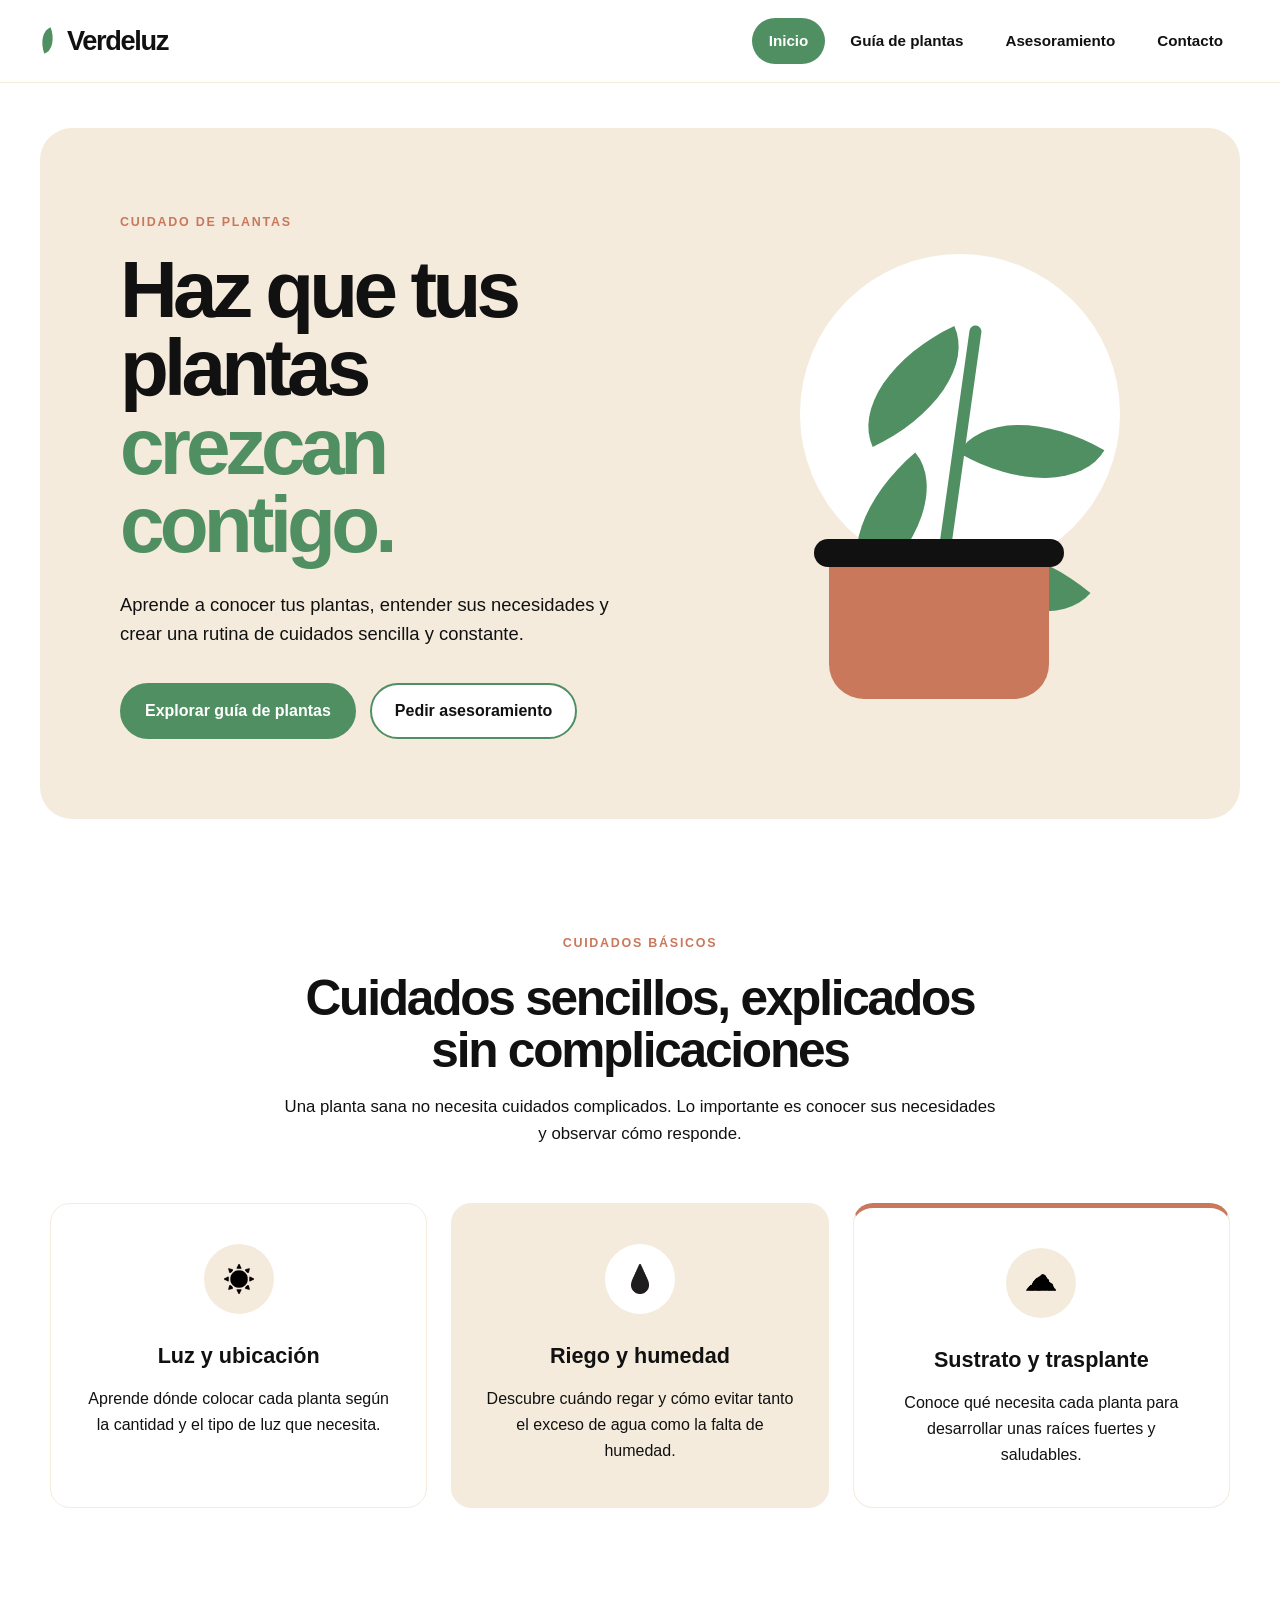
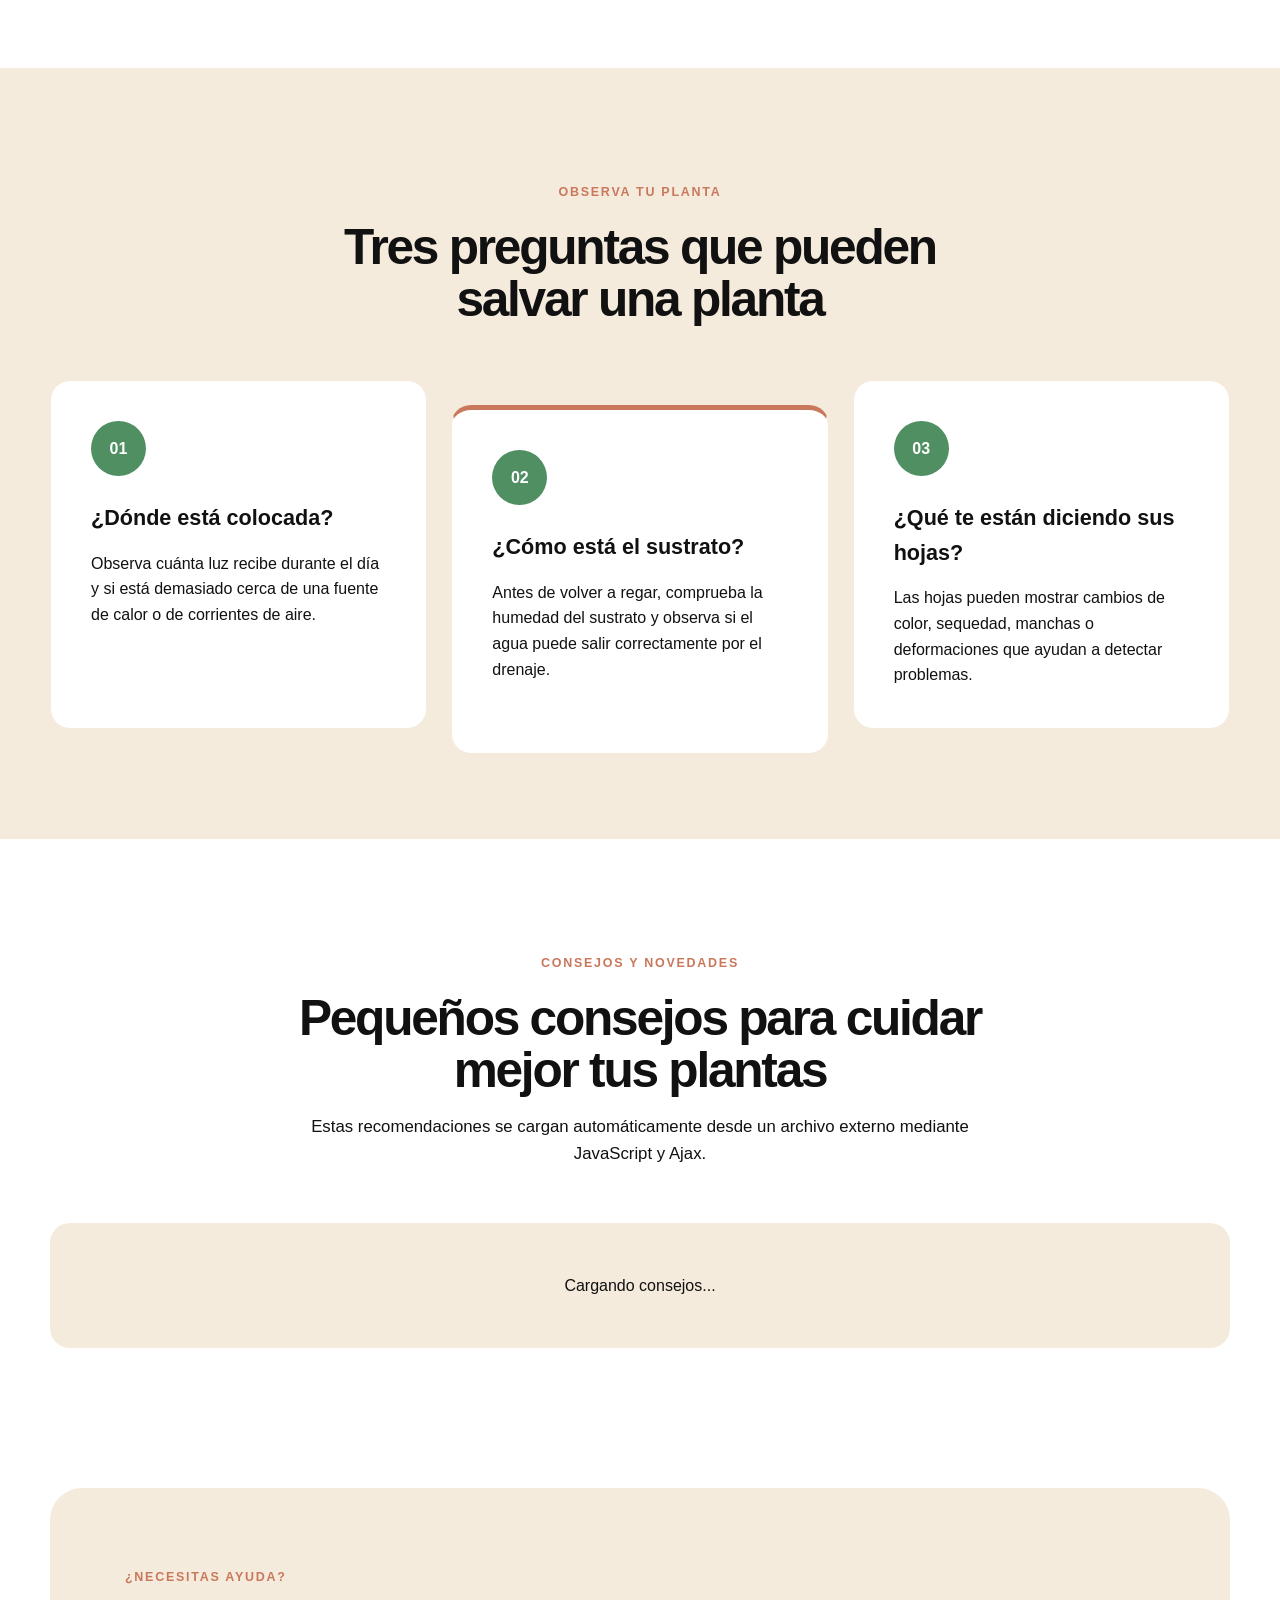
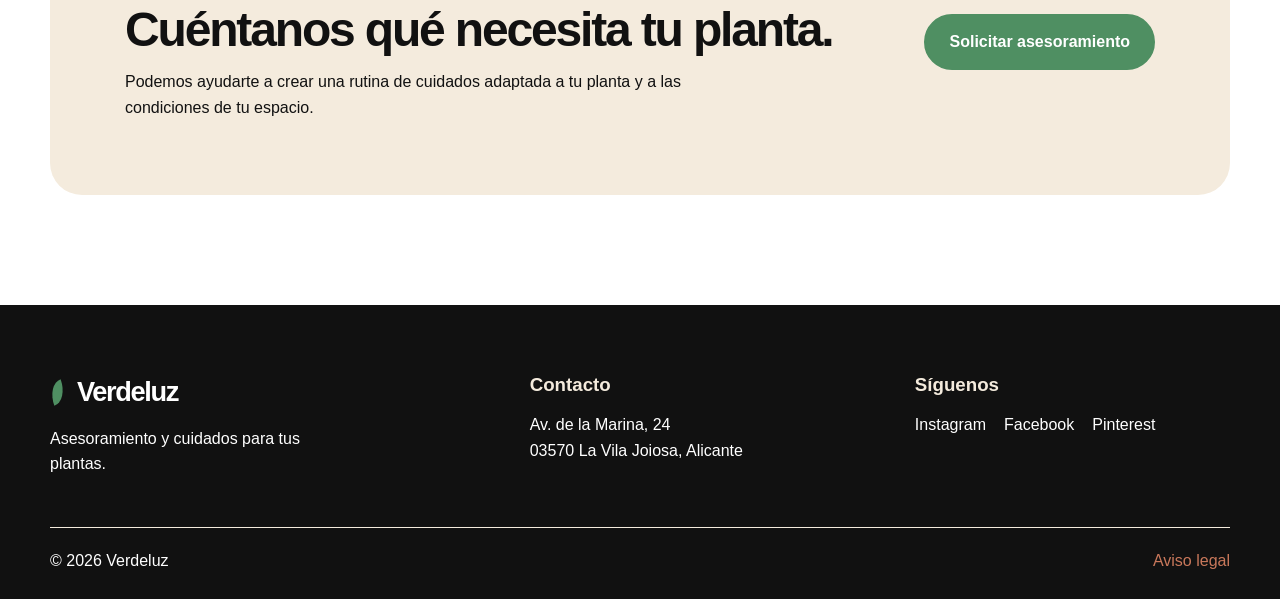
<file: index.html>
<!DOCTYPE html>
<html lang="es">

<head>
    <meta charset="UTF-8">
    <meta name="viewport" content="width=device-width, initial-scale=1.0">

    <meta name="description"
        content="Verdeluz - Asesoramiento y cuidados para plantas de interior, exterior y aromáticas.">

    <title>Verdeluz | Asesoramiento de plantas</title>

    <link rel="stylesheet" href="css/styles.css">
</head>

<body>

    <header class="site-header">

        <nav class="main-nav" aria-label="Navegación principal">

            <a href="index.html" class="logo">
                Verdeluz
            </a>

            <button
                class="menu-toggle"
                id="menu-toggle"
                type="button"
                aria-label="Abrir menú"
                aria-expanded="false"
                aria-controls="nav-links">

                <span></span>
                <span></span>
                <span></span>

            </button>

            <ul class="nav-links" id="nav-links">

                <li>
                    <a href="index.html" class="active">Inicio</a>
                </li>

                <li>
                    <a href="views/galeria.html">Guía de plantas</a>
                </li>

                <li>
                    <a href="views/presupuesto.html">Asesoramiento</a>
                </li>

                <li>
                    <a href="views/contacto.html">Contacto</a>
                </li>

            </ul>

        </nav>

    </header>


    <main>

        <section class="hero plant-hero">

            <div class="hero-content">

                <p class="eyebrow">CUIDADO DE PLANTAS</p>

                <h1>
                    Haz que tus plantas
                    <span>crezcan contigo.</span>
                </h1>

                <p class="hero-text">
                    Aprende a conocer tus plantas, entender sus necesidades
                    y crear una rutina de cuidados sencilla y constante.
                </p>

                <div class="hero-actions">

                    <a href="views/galeria.html" class="button button-primary">
                        Explorar guía de plantas
                    </a>

                    <a href="views/presupuesto.html" class="button button-secondary">
                        Pedir asesoramiento
                    </a>

                </div>

            </div>


            <div class="plant-hero-art" aria-hidden="true">

                <div class="sun-glow"></div>

                <div class="hero-plant-stem"></div>

                <div class="hero-leaf hero-leaf-one"></div>
                <div class="hero-leaf hero-leaf-two"></div>
                <div class="hero-leaf hero-leaf-three"></div>
                <div class="hero-leaf hero-leaf-four"></div>

                <div class="hero-pot"></div>

            </div>

        </section>


        <section class="section">

            <div class="section-heading">

                <p class="eyebrow">CUIDADOS BÁSICOS</p>

                <h2>
                    Cuidados sencillos,
                    explicados sin complicaciones
                </h2>

                <p>
                    Una planta sana no necesita cuidados complicados.
                    Lo importante es conocer sus necesidades y observar
                    cómo responde.
                </p>

            </div>


            <div class="service-grid">

    <article class="plant-service-card">
        <div class="plant-icon" aria-hidden="true">
            <img src="img/luz.png" alt="">
        </div>
        <h3>Luz y ubicación</h3>
        <p>
            Aprende dónde colocar cada planta según la cantidad
            y el tipo de luz que necesita.
        </p>
    </article>

    <article class="plant-service-card">
        <div class="plant-icon" aria-hidden="true">
            <img src="img/agua.png" alt="">
        </div>
        <h3>Riego y humedad</h3>
        <p>
            Descubre cuándo regar y cómo evitar tanto el exceso
            de agua como la falta de humedad.
        </p>
    </article>

    <article class="plant-service-card">
        <div class="plant-icon" aria-hidden="true">
            <img src="img/tierra.png" alt="">
        </div>
        <h3>Sustrato y trasplante</h3>
        <p>
            Conoce qué necesita cada planta para desarrollar
            unas raíces fuertes y saludables.
        </p>
    </article>

</div>
</section>

    <section class="section section-soft" id="observacion">

            <div class="section-heading">

                <p class="eyebrow">OBSERVA TU PLANTA</p>

                <h2>
                    Tres preguntas que pueden salvar una planta
                </h2>

            </div>


            <div class="steps-grid">

                <article class="step-card">

                    <span class="step-number">
                        01
                    </span>

                    <h3>
                        ¿Dónde está colocada?
                    </h3>

                    <p>
                        Observa cuánta luz recibe durante el día y si está
                        demasiado cerca de una fuente de calor o de corrientes
                        de aire.
                    </p>

                </article>


                <article class="step-card">

                    <span class="step-number">
                        02
                    </span>

                    <h3>
                        ¿Cómo está el sustrato?
                    </h3>

                    <p>
                        Antes de volver a regar, comprueba la humedad del
                        sustrato y observa si el agua puede salir correctamente
                        por el drenaje.
                    </p>

                </article>


                <article class="step-card">

                    <span class="step-number">
                        03
                    </span>

                    <h3>
                        ¿Qué te están diciendo sus hojas?
                    </h3>

                    <p>
                        Las hojas pueden mostrar cambios de color, sequedad,
                        manchas o deformaciones que ayudan a detectar problemas.
                    </p>

                </article>

            </div>

        </section>

        <section class="section news-section" id="consejos">

            <div class="section-heading">

                <p class="eyebrow">
                    CONSEJOS Y NOVEDADES
                </p>

                <h2>
                    Pequeños consejos para cuidar mejor tus plantas
                </h2>

                <p>
                    Estas recomendaciones se cargan automáticamente desde
                    un archivo externo mediante JavaScript y Ajax.
                </p>

            </div>


            <div id="news-container" class="news-grid">

                <p class="loading-message">
                    Cargando consejos...
                </p>

            </div>

        </section>

        <section class="cta-section">

            <div>

                <p class="eyebrow">
                    ¿NECESITAS AYUDA?
                </p>

                <h2>
                    Cuéntanos qué necesita tu planta.
                </h2>

                <p>
                    Podemos ayudarte a crear una rutina de cuidados adaptada
                    a tu planta y a las condiciones de tu espacio.
                </p>

            </div>

            <a href="views/presupuesto.html" class="button button-primary">
                Solicitar asesoramiento
            </a>

        </section>

    </main>

    <footer class="site-footer">

        <div class="footer-content">

            <div class="footer-column">

                <a href="index.html" class="logo">
                    Verdeluz
                </a>

                <p>
                    Asesoramiento y cuidados para tus plantas.
                </p>

            </div>


            <div class="footer-column">

                <h3>
                    Contacto
                </h3>

                <p>
                    Av. de la Marina, 24<br>
                    03570 La Vila Joiosa, Alicante
                </p>

            </div>


            <div class="footer-column">

                <h3>
                    Síguenos
                </h3>

                <div class="social-links">

                    <a href="#" aria-label="Instagram">
                        Instagram
                    </a>

                    <a href="#" aria-label="Facebook">
                        Facebook
                    </a>

                    <a href="#" aria-label="Pinterest">
                        Pinterest
                    </a>

                </div>

            </div>

        </div>


        <div class="footer-bottom">

            <p>
                © 2026 Verdeluz
            </p>

            <a href="#">
                Aviso legal
            </a>

        </div>

    </footer>


    <script src="js/main.js"></script>
    <script src="js/noticias.js"></script>

</body>

</html>
</file>
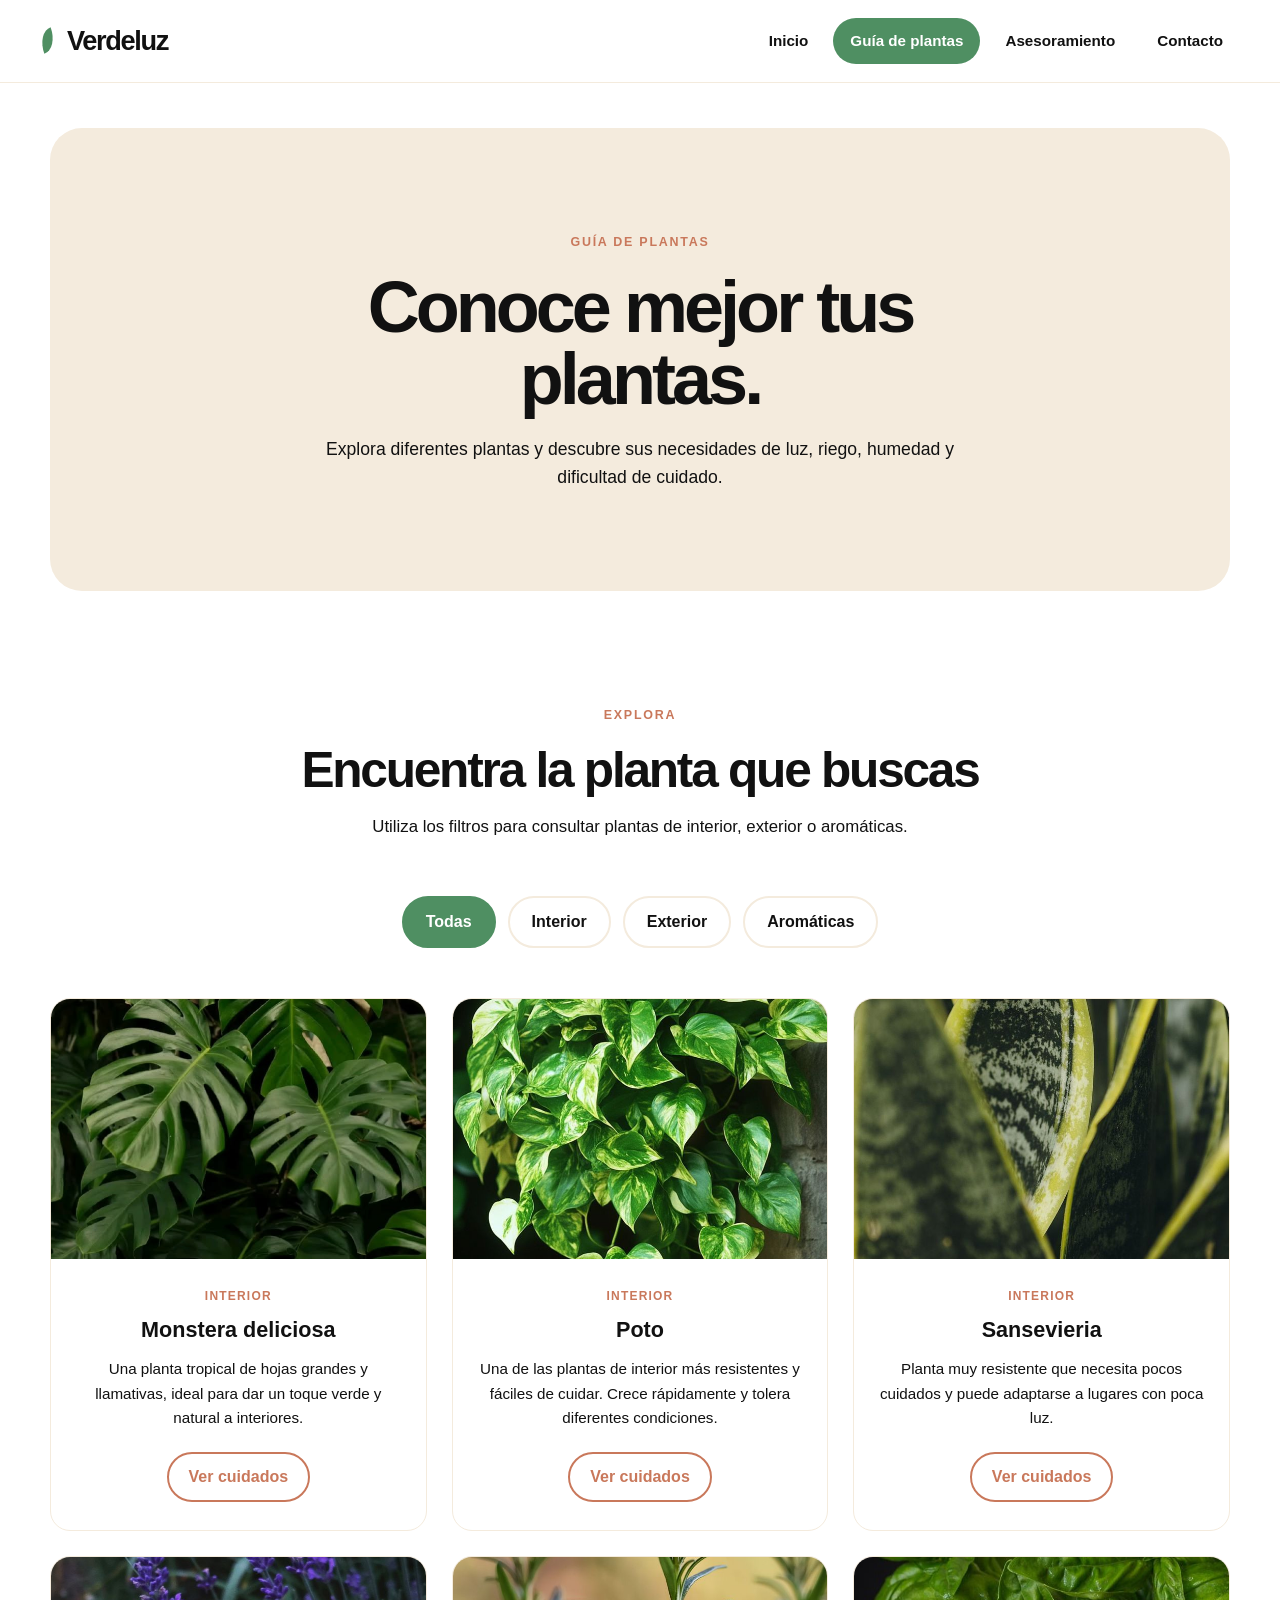
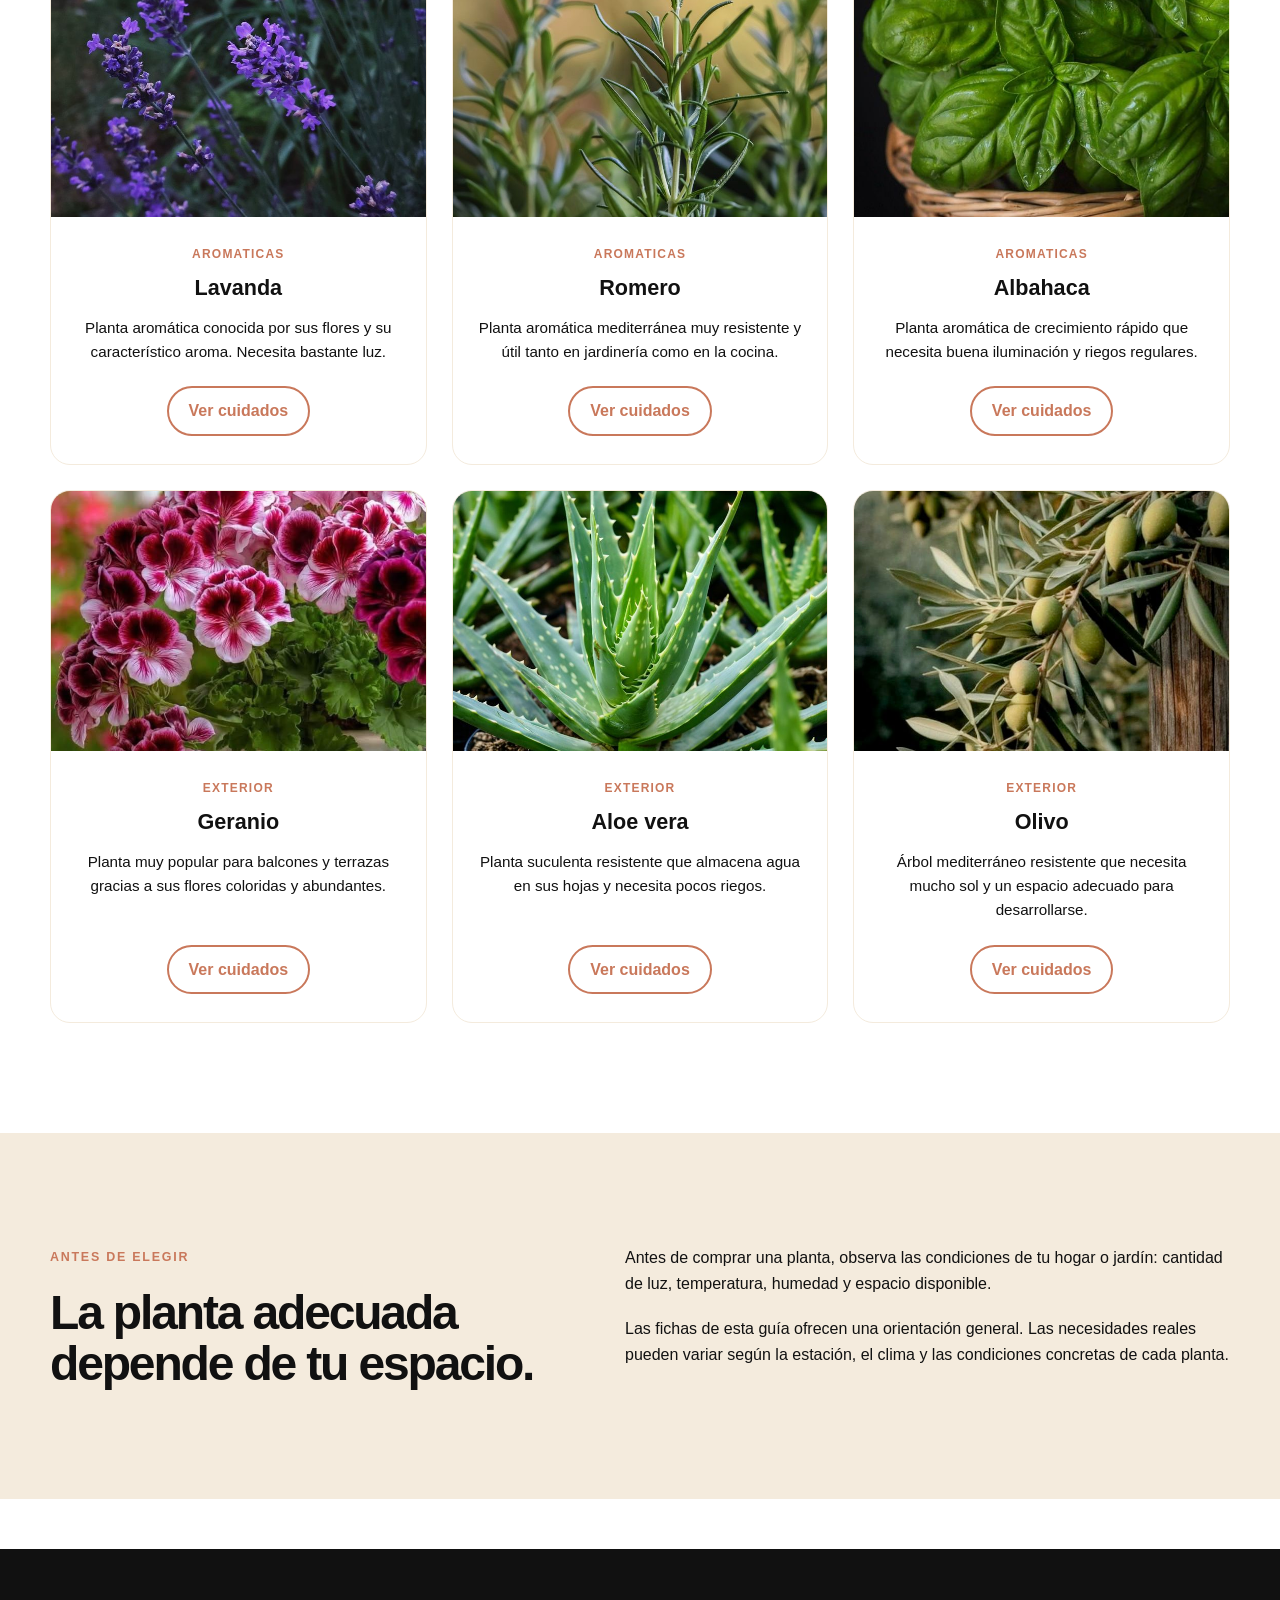
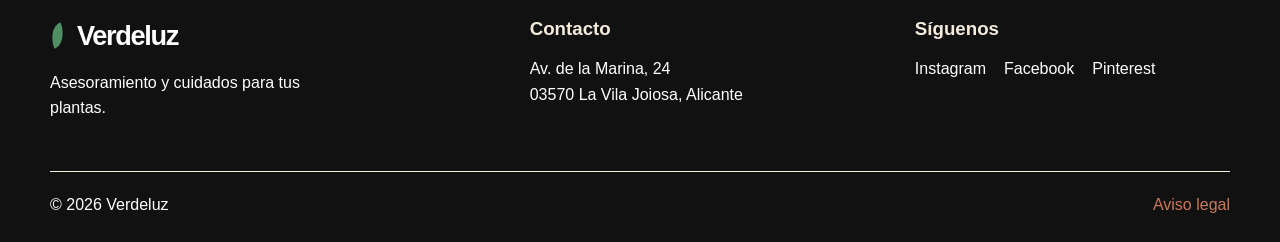
<file: views/galeria.html>
<!DOCTYPE html>
<html lang="es">

<head>

    <meta charset="UTF-8">

    <meta name="viewport"
        content="width=device-width, initial-scale=1.0">

    <meta name="description"
        content="Guía de plantas de Verdeluz con información sobre sus cuidados.">

    <title>Verdeluz | Guía de plantas</title>

    <link rel="stylesheet" href="../css/styles.css">

</head>


<body>

    <header class="site-header">

        <nav class="main-nav" aria-label="Navegación principal">

            <a href="../index.html" class="logo">
                Verdeluz
            </a>

            <button
                class="menu-toggle"
                id="menu-toggle"
                type="button"
                aria-label="Abrir menú"
                aria-expanded="false"
                aria-controls="nav-links">

                <span></span>
                <span></span>
                <span></span>

            </button>


            <ul class="nav-links" id="nav-links">

                <li>
                    <a href="../index.html">
                        Inicio
                    </a>
                </li>

                <li>
                    <a href="galeria.html" class="active">
                        Guía de plantas
                    </a>
                </li>

                <li>
                    <a href="presupuesto.html">
                        Asesoramiento
                    </a>
                </li>

                <li>
                    <a href="contacto.html">
                        Contacto
                    </a>
                </li>

            </ul>

        </nav>

    </header>


    <main>

        <section class="page-hero">

            <div class="page-hero-content">

                <p class="eyebrow">
                    GUÍA DE PLANTAS
                </p>

                <h1>
                    Conoce mejor tus plantas.
                </h1>

                <p>
                    Explora diferentes plantas y descubre sus necesidades
                    de luz, riego, humedad y dificultad de cuidado.
                </p>

            </div>

        </section>

        <section class="section">

            <div class="section-heading">

                <p class="eyebrow">
                    EXPLORA
                </p>

                <h2>
                    Encuentra la planta que buscas
                </h2>

                <p>
                    Utiliza los filtros para consultar plantas de interior,
                    exterior o aromáticas.
                </p>

            </div>


            <div
                class="gallery-filters">
               
                <button
                    type="button"
                    class="filter-button is-active"
                    data-filter="todas">

                    Todas

                </button>

                <button
                    type="button"
                    class="filter-button"
                    data-filter="interior">

                    Interior

                </button>

                <button
                    type="button"
                    class="filter-button"
                    data-filter="exterior">

                    Exterior

                </button>

                <button
                    type="button"
                    class="filter-button"
                    data-filter="aromaticas">

                    Aromáticas

                </button>

            </div>


            <div
                id="plant-gallery"
                class="plant-gallery"
                aria-live="polite">

            </div>

        </section>

        <section class="section section-soft">

            <div class="info-section">

                <div>

                    <p class="eyebrow">
                        ANTES DE ELEGIR
                    </p>

                    <h2>
                        La planta adecuada depende de tu espacio.
                    </h2>

                </div>


                <div>

                    <p>
                        Antes de comprar una planta, observa las condiciones
                        de tu hogar o jardín: cantidad de luz, temperatura,
                        humedad y espacio disponible.
                    </p>

                    <p>
                        Las fichas de esta guía ofrecen una orientación general.
                        Las necesidades reales pueden variar según la estación,
                        el clima y las condiciones concretas de cada planta.
                    </p>

                </div>

            </div>

        </section>

    </main>

<dialog id="plant-modal" class="plant-modal">

    <div class="modal-content">

        <button
            type="button"
            id="modal-close"
            class="modal-close"
            aria-label="Cerrar información">
            &times;
        </button>

        <div class="modal-image-container">
            <img
                id="modal-image"
                src="../img/monstera.jpeg"
                alt="Imagen de la planta seleccionada">
        </div>

        <div class="modal-info">

            <p
                id="modal-category"
                class="plant-category">
            </p>

            <h2 id="modal-title">Información de la planta</h2>

            <p id="modal-description"></p>

            <div
                id="modal-care-grid"
                class="modal-care-grid">
            </div>

        </div>

    </div>

</dialog>

    <footer class="site-footer">

        <div class="footer-content">

            <div class="footer-column">

                <a href="../index.html" class="logo">
                    Verdeluz
                </a>

                <p>
                    Asesoramiento y cuidados para tus plantas.
                </p>

            </div>


            <div class="footer-column">

                <h3>
                    Contacto
                </h3>

                <p>
                    Av. de la Marina, 24<br>
                    03570 La Vila Joiosa, Alicante
                </p>

            </div>


            <div class="footer-column">

                <h3>
                    Síguenos
                </h3>

                <div class="social-links">

                    <a href="#">
                        Instagram
                    </a>

                    <a href="#">
                        Facebook
                    </a>

                    <a href="#">
                        Pinterest
                    </a>

                </div>

            </div>

        </div>


        <div class="footer-bottom">

            <p>
                © 2026 Verdeluz
            </p>

            <a href="#">
                Aviso legal
            </a>

        </div>

    </footer>

<script src="../js/main.js"></script>
<script src="../js/galeria.js"></script>

</body>

</html>
</file>
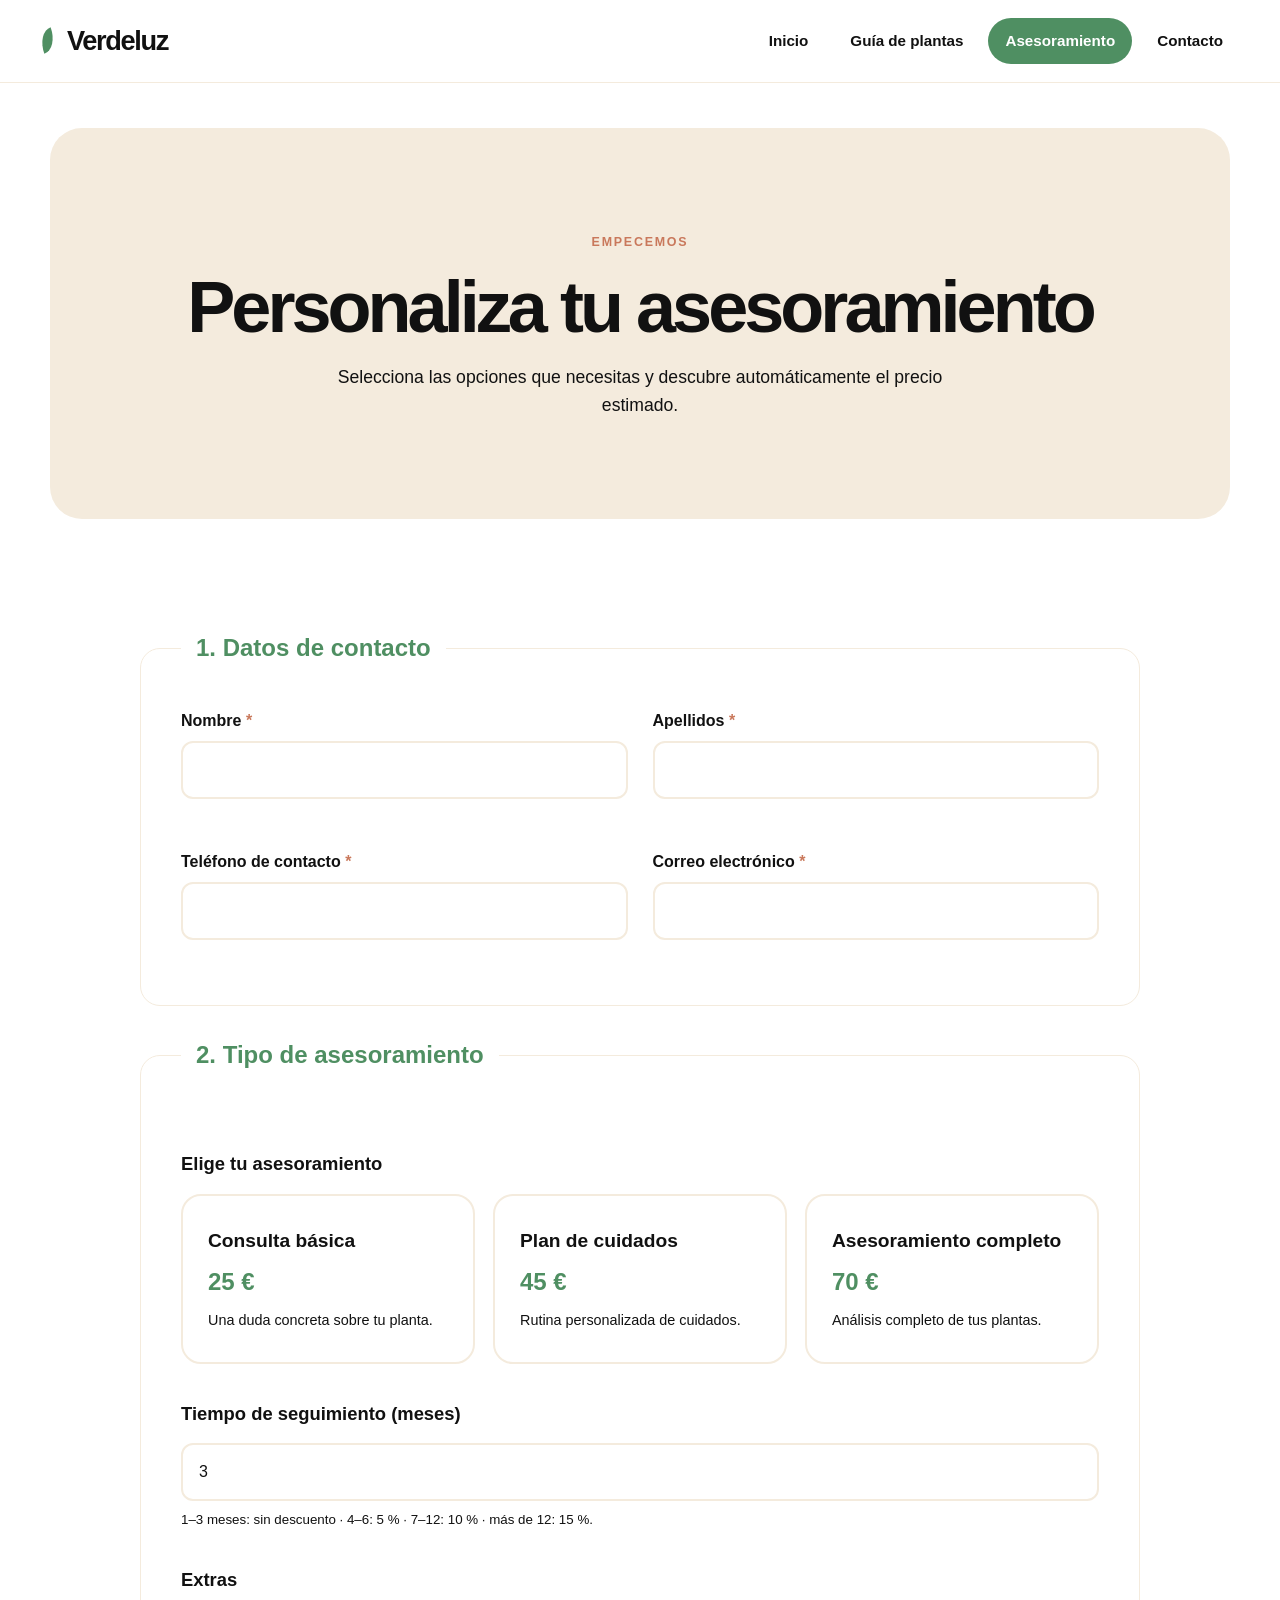
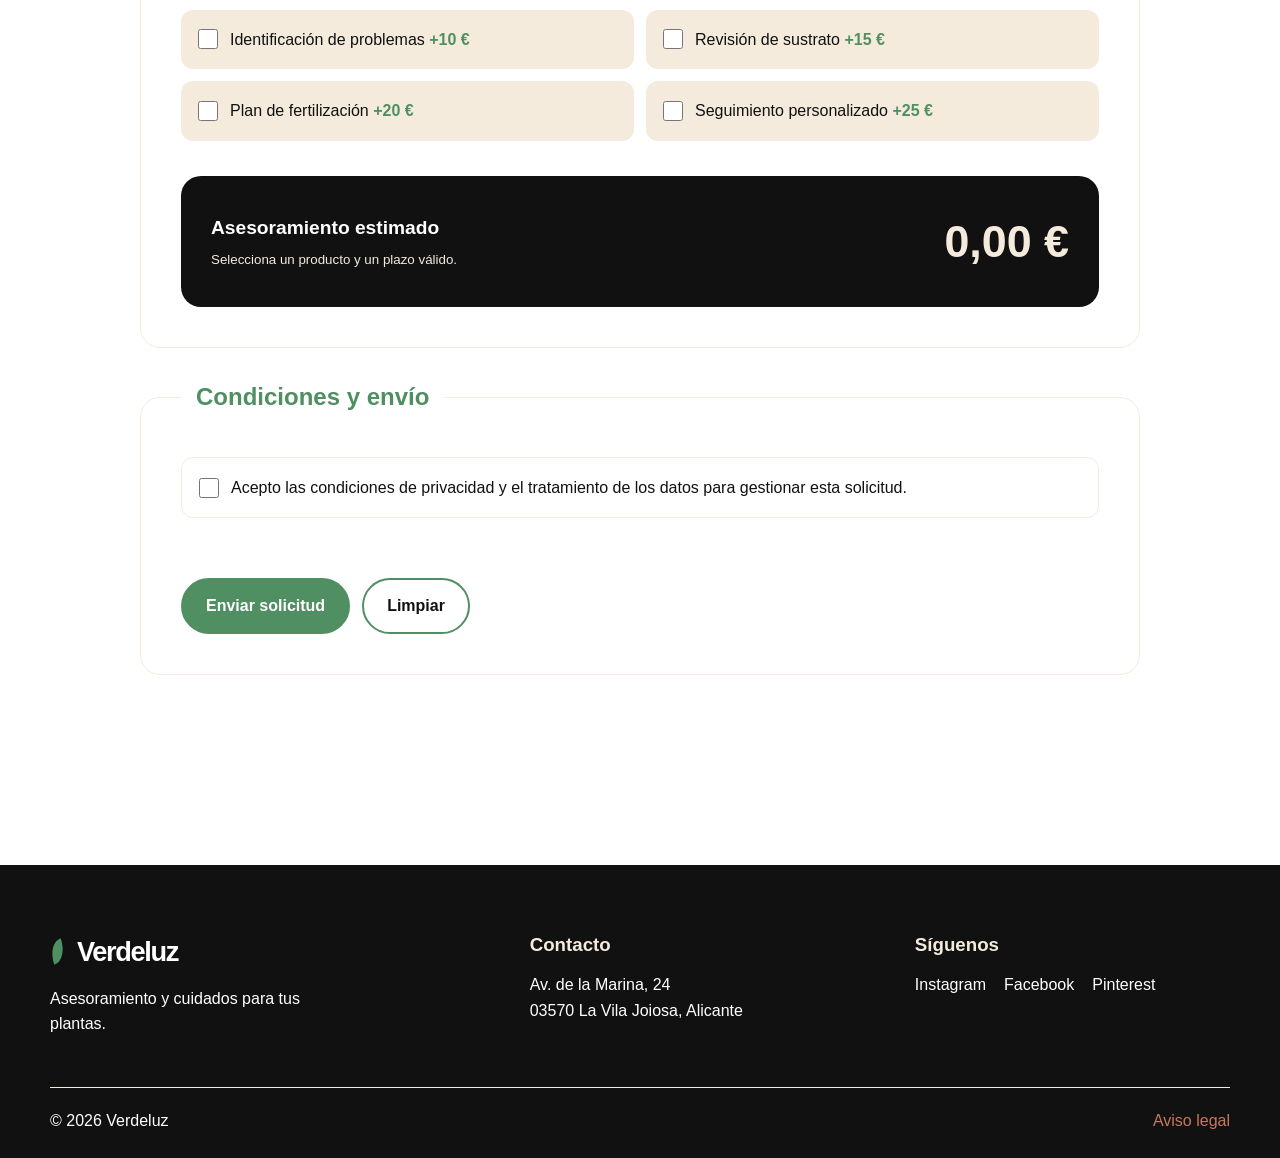
<file: views/presupuesto.html>
<!DOCTYPE html>
<html lang="es">

<head>

    <meta charset="UTF-8">

    <meta name="viewport"
        content="width=device-width, initial-scale=1.0">

    <meta name="description"
        content="Solicita un asesoramiento personalizado para el cuidado de tus plantas.">

    <title>Verdeluz | Asesoramiento</title>

    <link rel="stylesheet" href="../css/styles.css">

    <script src="../js/main.js" defer></script>
    <script src="../js/presupuesto.js" defer></script>

</head>


<body>

    <a class="skip-link" href="#contenido">
        Saltar al contenido
    </a>


    <header class="site-header">

        <nav class="main-nav" aria-label="Navegación principal">

            <a href="index.html" class="logo">
                Verdeluz
            </a>


            <button
                class="menu-toggle"
                id="menu-toggle"
                type="button"
                aria-label="Abrir menú"
                aria-expanded="false"
                aria-controls="nav-links">

                <span></span>
                <span></span>
                <span></span>

            </button>


            <ul class="nav-links" id="nav-links">

                <li>
                    <a href="../index.html">
                        Inicio
                    </a>
                </li>

                <li>
                    <a href="galeria.html">
                        Guía de plantas
                    </a>
                </li>

                <li>
                    <a href="presupuesto.html" class="active">
                        Asesoramiento
                    </a>
                </li>

                <li>
                    <a href="contacto.html">
                        Contacto
                    </a>
                </li>

            </ul>

        </nav>

    </header>


    <main id="contenido">


        <section class="page-hero">

            <p class="eyebrow">
                EMPECEMOS
            </p>

            <h1>
                Personaliza tu asesoramiento
            </h1>

            <p>
                Selecciona las opciones que necesitas y descubre
                automáticamente el precio estimado.
            </p>

        </section>


        <section class="section">


            <form
                id="budget-form"
                class="budget-form"
                novalidate>

                <fieldset>

                    <legend>
                        1. Datos de contacto
                    </legend>


                    <div class="form-grid">


                        <div class="form-field">

                            <label for="nombre">
                                Nombre
                                <span aria-hidden="true">*</span>
                            </label>

                            <input
                                id="nombre"
                                name="nombre"
                                type="text"
                                maxlength="15"
                                autocomplete="given-name"
                                required
                                pattern="[A-Za-zÁÉÍÓÚÜÑáéíóúüñ ]+"
                                aria-describedby="nombre-error">

                            <small
                                id="nombre-error"
                                class="field-error">
                            </small>

                        </div>


                        <div class="form-field">

                            <label for="apellidos">
                                Apellidos
                                <span aria-hidden="true">*</span>
                            </label>

                            <input
                                id="apellidos"
                                name="apellidos"
                                type="text"
                                maxlength="40"
                                autocomplete="family-name"
                                required
                                pattern="[A-Za-zÁÉÍÓÚÜÑáéíóúüñ ]+"
                                aria-describedby="apellidos-error">

                            <small
                                id="apellidos-error"
                                class="field-error">
                            </small>

                        </div>


                        <div class="form-field">

                            <label for="telefono">
                                Teléfono de contacto
                                <span aria-hidden="true">*</span>
                            </label>

                            <input
                                id="telefono"
                                name="telefono"
                                type="tel"
                                inputmode="numeric"
                                maxlength="9"
                                autocomplete="tel"
                                required
                                pattern="[0-9]{9}"
                                aria-describedby="telefono-error">

                            <small
                                id="telefono-error"
                                class="field-error">
                            </small>

                        </div>


                        <div class="form-field">

                            <label for="email">
                                Correo electrónico
                                <span aria-hidden="true">*</span>
                            </label>

                            <input
                                id="email"
                                name="email"
                                type="email"
                                maxlength="100"
                                autocomplete="email"
                                required
                                aria-describedby="email-error">

                            <small
                                id="email-error"
                                class="field-error">
                            </small>

                        </div>

                    </div>

                </fieldset>

                <fieldset>

                    <legend>
                        2. Tipo de asesoramiento
                    </legend>


                    <div class="form-section">

                        <h2 class="form-title">
                            Elige tu asesoramiento
                        </h2>


                        <div class="option-grid">


                            <label class="choice-card">

                                <input
                                    type="radio"
                                    name="producto"
                                    value="25"
                                    data-name="Consulta básica"
                                    required>

                                <span>

                                    <strong>
                                        Consulta básica
                                    </strong>

                                    <small>
                                        25 €
                                    </small>

                                    <em>
                                        Una duda concreta sobre tu planta.
                                    </em>

                                </span>

                            </label>


                            <label class="choice-card">

                                <input
                                    type="radio"
                                    name="producto"
                                    value="45"
                                    data-name="Plan de cuidados">

                                <span>

                                    <strong>
                                        Plan de cuidados
                                    </strong>

                                    <small>
                                        45 €
                                    </small>

                                    <em>
                                        Rutina personalizada de cuidados.
                                    </em>

                                </span>

                            </label>


                            <label class="choice-card">

                                <input
                                    type="radio"
                                    name="producto"
                                    value="70"
                                    data-name="Asesoramiento completo">

                                <span>

                                    <strong>
                                        Asesoramiento completo
                                    </strong>

                                    <small>
                                        70 €
                                    </small>

                                    <em>
                                        Análisis completo de tus plantas.
                                    </em>

                                </span>

                            </label>


                        </div>

                    </div>

                    <div class="form-section">

                        <label
                            class="form-title"
                            for="plazo">

                            Tiempo de seguimiento (meses)

                        </label>


                        <input
                            id="plazo"
                            name="plazo"
                            type="number"
                            min="1"
                            max="36"
                            step="1"
                            value="3"
                            aria-describedby="plazo-help">


                        <small id="plazo-help">

                            1–3 meses: sin descuento ·
                            4–6: 5 % ·
                            7–12: 10 % ·
                            más de 12: 15 %.

                        </small>

                    </div>

                    <div class="form-section">

                        <h2 class="form-title">
                            Extras
                        </h2>


                        <div class="checkbox-grid">


                            <label class="check-row">

                                <input
                                    type="checkbox"
                                    name="extras"
                                    value="10">

                                <span>
                                    Identificación de problemas
                                    <strong>
                                        +10 €
                                    </strong>
                                </span>

                            </label>


                            <label class="check-row">

                                <input
                                    type="checkbox"
                                    name="extras"
                                    value="15">

                                <span>
                                    Revisión de sustrato
                                    <strong>
                                        +15 €
                                    </strong>
                                </span>

                            </label>


                            <label class="check-row">

                                <input
                                    type="checkbox"
                                    name="extras"
                                    value="20">

                                <span>
                                    Plan de fertilización
                                    <strong>
                                        +20 €
                                    </strong>
                                </span>

                            </label>


                            <label class="check-row">

                                <input
                                    type="checkbox"
                                    name="extras"
                                    value="25">

                                <span>
                                    Seguimiento personalizado
                                    <strong>
                                        +25 €
                                    </strong>
                                </span>

                            </label>


                        </div>

                    </div>

                    <div
                        class="total-box"
                        aria-live="polite">

                        <div>

                            <span>
                                Asesoramiento estimado
                            </span>

                            <small id="discount-text">
                                Selecciona un servicio para comenzar.
                            </small>

                        </div>


                        <output
                            id="total"
                            for="plazo">

                            0,00 €

                        </output>

                    </div>

                </fieldset>

                <fieldset>

                    <legend>
                        Condiciones y envío
                    </legend>


                    <label class="check-row terms-row">

                        <input
                            id="condiciones"
                            name="condiciones"
                            type="checkbox"
                            required>

                        <span>
                            Acepto las condiciones de privacidad
                            y el tratamiento de los datos para gestionar
                            esta solicitud.
                        </span>

                    </label>


                    <p
                        id="form-status"
                        class="form-status"
                        role="status"
                        aria-live="polite">
                    </p>


                    <div class="button-group">

                        <button
                            class="button button-primary"
                            type="submit">

                            Enviar solicitud

                        </button>


                        <button
                            class="button button-secondary"
                            type="reset">

                            Limpiar

                        </button>

                    </div>

                </fieldset>

            </form>

        </section>

    </main>


    <footer class="site-footer">

        <div class="footer-content">

            <div class="footer-column">

                <a href="index.html" class="logo">
                    Verdeluz
                </a>

                <p>
                    Asesoramiento y cuidados para tus plantas.
                </p>

            </div>


            <div class="footer-column">

                <h3>
                    Contacto
                </h3>

                <p>
                    Av. de la Marina, 24<br>
                    03570 La Vila Joiosa, Alicante
                </p>

            </div>


            <div class="footer-column">

                <h3>
                    Síguenos
                </h3>

                <div class="social-links">

                    <a href="#">
                        Instagram
                    </a>

                    <a href="#">
                        Facebook
                    </a>

                    <a href="#">
                        Pinterest
                    </a>

                </div>

            </div>

        </div>


        <div class="footer-bottom">

            <p>
                © 2026 Verdeluz
            </p>

            <a href="#">
                Aviso legal
            </a>

        </div>

    </footer>

</body>

</html>
</file>
<file: css/styles.css>
:root {
    --white: #FFFFFF;
    --black: #111111;
    --green: #4F8F62;
    --terracotta: #C9785B;
    --cream: #F4EBDD;
    --max-width: 1180px;
    --radius-small: 12px;
    --radius: 20px;
    --radius-large: 32px;
}
* {
    box-sizing: border-box;
    margin: 0;
    padding: 0;
}
html {
    scroll-behavior: smooth;
}
body {
    min-height: 100vh;
    font-family: Arial, Helvetica, sans-serif;
    color: var(--black);
    background: var(--white);
    line-height: 1.6;
}
main {
    width: 100%;
}
img {
    display: block;
    max-width: 100%;
}
button,
input,
textarea,
select {
    font: inherit;
}
button {
    cursor: pointer;
}
a {
    color: inherit;
}
.skip-link {
    position: absolute;
    top: -100px;
    left: 20px;
    z-index: 9999;
    padding: 12px 18px;
    color: var(--white);
    background: var(--black);
    border-radius: var(--radius-small);
    text-decoration: none;
    font-weight: 700;
}
.skip-link:focus {
    top: 20px;
}
::selection {
    color: var(--white);
    background: var(--green);
}
.section {
    width: min(100% - 80px, var(--max-width));
    margin: 0 auto;
    padding: 110px 0;
}
.section-soft {
    width: 100%;
    max-width: none;
    padding-left: max(40px, calc((100% - var(--max-width)) / 2));
    padding-right: max(40px, calc((100% - var(--max-width)) / 2));
    background: var(--cream);
}
#observacion {
    margin-top: 50px;
}
@media (max-width: 800px) {
    #observacion {
        margin-top: 30px;
    }
}
@media (max-width: 480px) {
    #observacion {
        margin-top: 20px;
    }
}
.site-header {
    position: sticky;
    top: 0;
    z-index: 1000;
    width: 100%;
    background: var(--white);
    border-bottom: 1px solid var(--cream);
}
.main-nav {
    width: 100%;
    min-height: 82px;
    padding: 0 40px;
    display: flex;
    align-items: center;
    justify-content: space-between;
}
.logo {
    display: inline-flex;
    align-items: center;
    gap: 12px;
    color: var(--black);
    text-decoration: none;
    font-size: 1.7rem;
    font-weight: 800;
    letter-spacing: -0.05em;
}
.logo::before {
    content: "";
    width: 15px;
    height: 23px;
    flex-shrink: 0;
    background: var(--green);
    border-radius: 100% 0 100% 0;
    transform: rotate(-20deg);
}
.nav-links {
    display: flex;
    align-items: center;
    gap: 8px;
    list-style: none;
}
.nav-links a {
    display: block;
    padding: 11px 17px;
    color: var(--black);
    background: transparent;
    border-radius: 999px;
    text-decoration: none;
    font-size: 0.95rem;
    font-weight: 700;
    transition:
        background 0.25s ease,
        color 0.25s ease,
        transform 0.25s ease;
}
.nav-links a:hover {
    color: var(--black);
    background: var(--cream);
    transform: translateY(-2px);
}
.nav-links a.active {
    color: var(--white);
    background: var(--green);
}
.menu-toggle {
    display: none;
}
.hero {
    position: relative;
    isolation: isolate;
    width: min(100% - 80px, 1400px);
    min-height: 650px;
    margin: 45px auto 0;
    padding: 80px;
    display: grid;
    grid-template-columns: 1fr 0.85fr;
    align-items: center;
    gap: 80px;
    overflow: hidden;
    background: var(--cream);
    border-radius: var(--radius-large);
}
.hero-content {
    position: relative;
    z-index: 20;
    max-width: 620px;
}
.eyebrow {
    position: relative;
    z-index: 21;
    display: inline-block;
    margin-bottom: 18px;
    color: var(--terracotta);
    font-size: 0.78rem;
    font-weight: 800;
    letter-spacing: 0.14em;
}
.hero h1 {
    position: relative;
    z-index: 21;
    max-width: 650px;
    margin-bottom: 25px;
    color: var(--black);
    font-size: 5rem;
    line-height: 0.98;
    letter-spacing: -0.06em;
}
.hero h1 span {
    color: var(--green);
}
.hero-text {
    position: relative;
    z-index: 21;
    max-width: 570px;
    margin-bottom: 35px;
    font-size: 1.15rem;
}
.hero-actions {
    position: relative;
    z-index: 30;
    display: flex;
    align-items: center;
    gap: 14px;
}
.button {
    position: relative;
    z-index: 31;
    min-height: 50px;
    padding: 13px 23px;
    display: inline-flex;
    align-items: center;
    justify-content: center;
    border: 2px solid transparent;
    border-radius: 999px;
    text-decoration: none;
    font-weight: 700;
    transition:
        transform 0.25s ease,
        background 0.25s ease,
        color 0.25s ease,
        border-color 0.25s ease;
}
.button:hover {
    transform: translateY(-3px);
}
.button-primary {
    color: var(--white);
    background: var(--green);
    border-color: var(--green);
}
.button-primary:hover {
    color: var(--white);
    background: var(--black);
    border-color: var(--black);
}
.button-secondary {
    color: var(--black);
    background: var(--white);
    border-color: var(--green);
}
.button-secondary:hover {
    color: var(--white);
    background: var(--terracotta);
    border-color: var(--terracotta);
}
.plant-hero-art {
    position: relative;
    z-index: 5;
    width: 100%;
    height: 500px;
    pointer-events: none;
}
.sun-glow {
    position: absolute;
    z-index: 1;
    width: 320px;
    height: 320px;
    top: 30px;
    right: 40px;
    background: var(--white);
    border-radius: 50%;
}
.hero-plant-stem {
    position: absolute;
    z-index: 3;
    width: 12px;
    height: 320px;
    left: 52%;
    bottom: 80px;
    background: var(--green);
    border-radius: 999px;
    transform: rotate(8deg);
}
.hero-leaf {
    position: absolute;
    z-index: 4;
    width: 125px;
    height: 75px;
    background: var(--green);
    border-radius: 100% 0 100% 0;
}
.hero-leaf-one {
    top: 125px;
    left: 30%;
    transform: rotate(-25deg);
}
.hero-leaf-two {
    top: 190px;
    right: 15%;
    transform: rotate(30deg);
}
.hero-leaf-three {
    top: 260px;
    left: 25%;
    transform: rotate(-40deg);
}
.hero-leaf-four {
    top: 320px;
    right: 18%;
    transform: rotate(40deg);
}
.hero-pot {
    position: absolute;
    z-index: 6;
    left: 50%;
    bottom: 25px;
    width: 220px;
    height: 150px;
    background: var(--terracotta);
    border-radius: 10px 10px 35px 35px;
    transform: translateX(-50%);
}
.hero-pot::before {
    content: "";
    position: absolute;
    z-index: 7;
    width: 250px;
    height: 28px;
    left: -15px;
    top: -10px;
    background: var(--black);
    border-radius: 999px;
}
.section-heading {
    position: relative;
    z-index: 2;
    max-width: 720px;
    margin: 0 auto 55px;
    text-align: center;
}
.section-heading h2 {
    margin-bottom: 18px;
    color: var(--black);
    font-size: 3.1rem;
    line-height: 1.05;
    letter-spacing: -0.045em;
}
.section-heading p:last-child {
    font-size: 1.05rem;
}
.service-grid {
    position: relative;
    z-index: 2;
    display: grid;
    grid-template-columns: repeat(3, 1fr);
    gap: 24px;
}
.plant-service-card {
    min-height: 300px;
    padding: 40px 32px;
    background: var(--white);
    border: 1px solid var(--cream);
    border-radius: var(--radius);
    text-align: center;
    transition:
        transform 0.3s ease,
        border-color 0.3s ease;
}
.plant-service-card:hover {
    transform: translateY(-8px);
    border-color: var(--green);
}
.plant-service-card:nth-child(2) {
    background: var(--cream);
}
.plant-service-card:nth-child(3) {
    border-top: 5px solid var(--terracotta);
}
.plant-icon {
    width: 70px;
    height: 70px;
    margin: 0 auto 25px;
    display: flex;
    align-items: center;
    justify-content: center;
    background: var(--cream);
    border-radius: 50%;
    font-size: 2rem;
}
.plant-icon img {
    width: 30px;
    height: 30px;
    object-fit: contain;
}
.plant-service-card:nth-child(2) .plant-icon {
    background: var(--white);
}
.plant-service-card h3 {
    margin-bottom: 13px;
    font-size: 1.35rem;
}
.plant-service-card p {
    max-width: 320px;
    margin: 0 auto;
}
.steps-grid {
    position: relative;
    z-index: 2;
    display: grid;
    grid-template-columns: repeat(3, 1fr);
    gap: 24px;
}
.step-card {
    position: relative;
    min-height: 320px;
    padding: 40px;
    background: var(--white);
    border: 1px solid var(--cream);
    border-radius: var(--radius);
}
.step-card:nth-child(2) {
    transform: translateY(25px);
    border-top: 5px solid var(--terracotta);
}
.step-number {
    width: 55px;
    height: 55px;
    margin-bottom: 25px;
    display: flex;
    align-items: center;
    justify-content: center;
    color: var(--white);
    background: var(--green);
    border-radius: 50%;
    font-weight: 800;
}
.step-card h3 {
    margin-bottom: 15px;
    font-size: 1.35rem;
}
.news-grid {
    position: relative;
    z-index: 2;
    display: grid;
    grid-template-columns: repeat(3, 1fr);
    gap: 24px;
}
.loading-message {
    grid-column: 1 / -1;
    padding: 50px;
    background: var(--cream);
    border-radius: var(--radius);
    text-align: center;
}
.news-card {
    padding: 30px;
    background: var(--white);
    border: 1px solid var(--cream);
    border-radius: var(--radius);
}
.news-card h3 {
    margin-bottom: 10px;
}
.news-card p {
    margin-bottom: 15px;
}
.cta-section {
    position: relative;
    z-index: 2;
    width: min(100% - 80px, 1180px);
    margin: 30px auto 110px;
    padding: 75px;
    display: flex;
    align-items: center;
    justify-content: space-between;
    gap: 50px;
    background: var(--cream);
    border-radius: var(--radius-large);
}
.cta-section h2 {
    margin-bottom: 15px;
    font-size: 3rem;
    line-height: 1;
    letter-spacing: -0.045em;
}
.cta-section p:not(.eyebrow) {
    max-width: 620px;
}
.page-hero {
    position: relative;
    z-index: 2;
    width: min(100% - 80px, 1180px);
    margin: 45px auto 0;
    padding: 100px 80px;
    background: var(--cream);
    border-radius: var(--radius-large);
    text-align: center;
}
.page-hero-content {
    position: relative;
    z-index: 3;
    max-width: 750px;
    margin: 0 auto;
}
.page-hero h1 {
    margin-bottom: 20px;
    font-size: 4.5rem;
    line-height: 1;
    letter-spacing: -0.055em;
}
.page-hero p:last-child {
    max-width: 650px;
    margin: 0 auto;
    font-size: 1.1rem;
}
.gallery-filters {
    position: relative;
    z-index: 5;
    display: flex;
    justify-content: center;
    gap: 12px;
    margin-bottom: 50px;
}
.filter-button {
    padding: 11px 22px;
    color: var(--black);
    background: var(--white);
    border: 2px solid var(--cream);
    border-radius: 999px;
    font-weight: 700;
    transition:
        background 0.25s ease,
        color 0.25s ease,
        border-color 0.25s ease;
}
.filter-button:hover {
    border-color: var(--green);
}
.filter-button.is-active {
    color: var(--white);
    background: var(--green);
    border-color: var(--green);
}
.plant-gallery {
    position: relative;
    z-index: 2;
    width: 100%;
    display: grid;
    grid-template-columns: repeat(3, 1fr);
    gap: 25px;
}
.plant-card {
    position: relative;
    display: flex;
    flex-direction: column;
    overflow: hidden;
    background: var(--white);
    border: 1px solid var(--cream);
    border-radius: var(--radius);
    transition:
        transform 0.3s ease,
        border-color 0.3s ease,
        box-shadow 0.3s ease;
}
.plant-card:hover {
    transform: translateY(-8px);
    border-color: var(--green);
    box-shadow: 0 15px 30px var(--cream);
}
.plant-card img {
    display: block;
    width: 100%;
    height: 260px;
    object-fit: cover;
    background: var(--cream);
}
.plant-card-content {
    flex: 1;
    display: flex;
    flex-direction: column;
    align-items: center;
    padding: 28px 25px;
    text-align: center;
}
.plant-card-content h3 {
    margin-top: 7px;
    margin-bottom: 10px;
    color: var(--black);
    font-size: 1.35rem;
}
.plant-card-content p {
    max-width: 330px;
    margin-bottom: 22px;
    font-size: 0.95rem;
}
.plant-category {
    display: inline-block;
    color: var(--terracotta);
    font-size: 0.75rem;
    font-weight: 800;
    text-transform: uppercase;
    letter-spacing: 0.1em;
}
.plant-info-button {
    margin-top: auto;
    min-height: 45px;
    padding: 10px 20px;
    color: var(--terracotta);
    background: var(--white);
    border: 2px solid var(--terracotta);
    border-radius: 999px;
    cursor: pointer;
    font-weight: 700;
    transition:
        background 0.25s ease,
        color 0.25s ease,
        border-color 0.25s ease,
        transform 0.25s ease;
}
.plant-info-button:hover {
    color: var(--white);
    background: var(--terracotta);
    border-color: var(--terracotta);
    transform: translateY(-3px);
}
.info-section {
    position: relative;
    z-index: 2;
    display: grid;
    grid-template-columns: 0.9fr 1.1fr;
    gap: 80px;
    align-items: center;
}
.info-section h2 {
    font-size: 3rem;
    line-height: 1.05;
    letter-spacing: -0.045em;
}
.info-section p {
    margin-bottom: 20px;
}
.plant-modal {
    width: 900px;
    max-width: 90%;
    margin: auto;
    padding: 0;
    overflow: hidden;
    border: none;
    border-radius: var(--radius);
    background: var(--white);
    color: var(--black);
    box-shadow: 0 25px 60px var(--black);
}
.plant-modal::backdrop {
    background: var(--black);
}
.modal-content {
    position: relative;
    display: grid;
    grid-template-columns: 0.9fr 1.1fr;
    width: 100%;
}
.modal-image-container {
    min-height: 500px;
    background: var(--cream);
}
.modal-image-container img {
    display: block;
    width: 100%;
    height: 100%;
    object-fit: cover;
}
.modal-info {
    padding: 50px;
}
.modal-info h2 {
    margin-bottom: 20px;
    color: var(--black);
    font-size: 2.4rem;
    line-height: 1.05;
}
.modal-info > p:not(.plant-category) {
    margin-bottom: 30px;
}
.modal-close {
    position: absolute;
    top: 15px;
    right: 15px;
    z-index: 20;
    width: 45px;
    height: 45px;
    display: flex;
    align-items: center;
    justify-content: center;
    color: var(--black);
    background: var(--white);
    border: none;
    border-radius: 50%;
    font-size: 1.7rem;
    cursor: pointer;
    transition:
        background 0.25s ease,
        color 0.25s ease;
}
.modal-close:hover {
    color: var(--white);
    background: var(--terracotta);
}
.modal-care-grid {
    display: grid;
    grid-template-columns: repeat(2, 1fr);
    gap: 12px;
}
.modal-care-item {
    padding: 18px;
    background: var(--cream);
    border-radius: var(--radius-small);
}
.modal-care-item strong {
    display: block;
    margin-bottom: 5px;
    color: var(--green);
}
.contact-grid {
    position: relative;
    z-index: 2;
    display: grid;
    grid-template-columns: 0.8fr 1.2fr;
    gap: 30px;
}
.contact-info {
    padding: 45px;
    background: var(--cream);
    border-radius: var(--radius);
}
.contact-info h2 {
    margin-bottom: 15px;
    font-size: 2.4rem;
    line-height: 1.05;
}
.contact-info > p:not(.eyebrow) {
    margin-bottom: 30px;
}
.contact-info dl {
    display: grid;
    gap: 22px;
    margin-bottom: 35px;
}
.contact-info dt {
    margin-bottom: 4px;
    color: var(--green);
    font-weight: 800;
}
.contact-info dd {
    margin: 0;
}
.contact-info a {
    color: var(--black);
    font-weight: 700;
}
.map-wrapper {
    overflow: hidden;
    background: var(--white);
    border: 1px solid var(--cream);
    border-radius: var(--radius);
}
.map {
    width: 100%;
    height: 500px;
}
.map-note {
    padding: 15px 20px;
    font-size: 0.85rem;
    text-align: center;
}
.budget-form {
    position: relative;
    z-index: 2;
    max-width: 1000px;
    margin: 0 auto;
}
fieldset {
    margin-bottom: 30px;
    padding: 40px;
    background: var(--white);
    border: 1px solid var(--cream);
    border-radius: var(--radius);
}
legend {
    padding: 0 15px;
    color: var(--green);
    font-size: 1.5rem;
    font-weight: 800;
}
.form-grid {
    display: grid;
    grid-template-columns: repeat(2, 1fr);
    gap: 25px;
}
.form-field {
    display: flex;
    flex-direction: column;
}
.form-field label {
    margin-bottom: 8px;
    font-weight: 700;
}
.form-field label span {
    color: var(--terracotta);
}
input,
textarea,
select {
    width: 100%;
    padding: 14px 16px;
    color: var(--black);
    background: var(--white);
    border: 2px solid var(--cream);
    border-radius: var(--radius-small);
    outline: none;
}
input:focus,
textarea:focus,
select:focus {
    border-color: var(--green);
}
.field-error {
    min-height: 20px;
    margin-top: 5px;
    color: var(--terracotta);
}
.form-section {
    margin-top: 35px;
}
.form-title {
    display: block;
    margin-bottom: 15px;
    font-size: 1.15rem;
    font-weight: 800;
}
.option-grid {
    display: grid;
    grid-template-columns: repeat(3, 1fr);
    gap: 18px;
}
.choice-card {
    position: relative;
    min-height: 170px;
    padding: 25px;
    display: flex;
    align-items: center;
    background: var(--white);
    border: 2px solid var(--cream);
    border-radius: var(--radius);
    cursor: pointer;
    transition:
        border-color 0.25s ease,
        transform 0.25s ease;
}
.choice-card:hover {
    transform: translateY(-4px);
    border-color: var(--green);
}
.choice-card:has(input:checked) {
    border-color: var(--green);
    background: var(--cream);
}
.choice-card input {
    position: absolute;
    opacity: 0;
}
.choice-card span {
    display: flex;
    flex-direction: column;
    gap: 7px;
}
.choice-card strong {
    font-size: 1.2rem;
}
.choice-card small {
    color: var(--green);
    font-size: 1.5rem;
    font-weight: 800;
}
.choice-card em {
    font-size: 0.9rem;
    font-style: normal;
}
.form-section > small {
    display: block;
    margin-top: 8px;
}
.checkbox-grid {
    display: grid;
    grid-template-columns: repeat(2, 1fr);
    gap: 12px;
}
.check-row {
    display: flex;
    align-items: center;
    gap: 12px;
    padding: 17px;
    background: var(--cream);
    border-radius: var(--radius-small);
    cursor: pointer;
}
.check-row input {
    width: 20px;
    height: 20px;
    flex-shrink: 0;
    accent-color: var(--green);
}
.check-row strong {
    color: var(--green);
}
.total-box {
    margin-top: 35px;
    padding: 30px;
    display: flex;
    align-items: center;
    justify-content: space-between;
    gap: 30px;
    color: var(--white);
    background: var(--black);
    border-radius: var(--radius);
}
.total-box span {
    display: block;
    font-size: 1.2rem;
    font-weight: 800;
}
.total-box small {
    display: block;
    margin-top: 5px;
    color: var(--cream);
}
.total-box output {
    color: var(--cream);
    font-size: 2.8rem;
    font-weight: 800;
}
.terms-row {
    margin-bottom: 20px;
    background: var(--white);
    border: 1px solid var(--cream);
}
.form-status {
    min-height: 25px;
    margin-bottom: 15px;
}
.button-group {
    display: flex;
    gap: 12px;
}
.site-footer {
    margin-top: 50px;
    padding: 65px 40px 25px;
    color: var(--white);
    background: var(--black);
}
.footer-content {
    width: min(100%, var(--max-width));
    margin: 0 auto;
    display: grid;
    grid-template-columns: 1.3fr 1fr 1fr;
    gap: 70px;
}
.footer-column {
    display: flex;
    flex-direction: column;
    gap: 12px;
}
.footer-column .logo {
    width: fit-content;
    color: var(--white);
}
.footer-column .logo::before {
    background: var(--green);
}
.footer-column h3 {
    color: var(--cream);
}
.footer-column p {
    max-width: 300px;
}
.social-links {
    display: flex;
    gap: 18px;
    flex-wrap: wrap;
}
.social-links a {
    color: var(--white);
    text-decoration: none;
    transition: color 0.2s ease;
}
.social-links a:hover {
    color: var(--terracotta);
}
.footer-bottom {
    width: min(100%, var(--max-width));
    margin: 50px auto 0;
    padding-top: 20px;
    display: flex;
    align-items: center;
    justify-content: space-between;
    border-top: 1px solid var(--cream);
}
.footer-bottom a {
    color: var(--terracotta);
    text-decoration: none;
}
.footer-bottom a:hover {
    color: var(--cream);
}
.hero-content,
.section-heading,
.service-grid,
.steps-grid,
.news-grid,
.cta-section,
.page-hero-content,
.gallery-filters,
.plant-gallery,
.info-section,
.contact-grid,
.budget-form {
    position: relative;
}
@media (max-width: 800px) {
    body {
        overflow-x: hidden;
    }
    .section {
        width: min(100% - 40px, var(--max-width));
        padding: 75px 0;
    }
    .section-soft {
        padding-left: 20px;
        padding-right: 20px;
    }
    .site-header {
        position: sticky;
        top: 0;
        z-index: 1000;
    }
    .main-nav {
        position: relative;
        min-height: 70px;
        padding: 0 20px;
    }
    .logo {
        position: relative;
        z-index: 1002;
        font-size: 1.5rem;
    }
    .menu-toggle {
        position: relative;
        z-index: 1002;
        width: 46px;
        height: 46px;
        display: flex;
        flex-direction: column;
        align-items: center;
        justify-content: center;
        gap: 5px;
        padding: 0;
        background: var(--white);
        border: 2px solid var(--black);
        border-radius: 10px;
        cursor: pointer;
    }
    .menu-toggle span {
        display: block;
        width: 22px;
        height: 2px;
        background: var(--black);
        border-radius: 999px;
        transition:
            transform 0.25s ease,
            opacity 0.25s ease;
    }
    .menu-toggle.is-open span:nth-child(1) {
        transform: translateY(7px) rotate(45deg);
    }
    .menu-toggle.is-open span:nth-child(2) {
        opacity: 0;
    }
    .menu-toggle.is-open span:nth-child(3) {
        transform: translateY(-7px) rotate(-45deg);
    }
    .nav-links {
        position: absolute;
        top: 70px;
        left: 20px;
        right: 20px;
        z-index: 1001;
        display: flex;
        flex-direction: column;
        align-items: stretch;
        gap: 8px;
        padding: 15px;
        background: var(--white);
        border: 2px solid var(--cream);
        border-radius: var(--radius);
        box-shadow: 0 15px 35px var(--cream);
        visibility: hidden;
        opacity: 0;
        pointer-events: none;
        transform: translateY(-10px);
        transition:
            opacity 0.25s ease,
            transform 0.25s ease,
            visibility 0.25s ease;
    }
    .nav-links.is-open {
        visibility: visible;
        opacity: 1;
        pointer-events: auto;
        transform: translateY(0);
    }
    .nav-links li {
        width: 100%;
    }
    .nav-links a {
        width: 100%;
        padding: 14px 18px;
        text-align: center;
        border-radius: var(--radius-small);
    }
    .nav-links a:hover {
        transform: none;
    }
    .hero {
        width: calc(100% - 40px);
        min-height: auto;
        margin-top: 25px;
        padding: 55px 25px;
        grid-template-columns: 1fr;
        gap: 30px;
        text-align: center;
    }
    .hero-content {
        max-width: 100%;
        margin: 0 auto;
    }
    .hero h1 {
        max-width: 100%;
        font-size: clamp(3rem, 12vw, 4.5rem);
    }
    .hero-text {
        max-width: 100%;
        margin-left: auto;
        margin-right: auto;
        font-size: 1rem;
    }
    .hero-actions {
        justify-content: center;
        flex-wrap: wrap;
    }
    .plant-hero-art {
        height: 390px;
        max-width: 450px;
        margin: 0 auto;
    }
    .sun-glow {
        width: 260px;
        height: 260px;
        top: 30px;
        right: 50%;
        transform: translateX(50%);
    }
    .hero-plant-stem {
        height: 260px;
        bottom: 55px;
    }
    .hero-leaf {
        width: 105px;
        height: 65px;
    }
    .hero-leaf-one {
        top: 105px;
        left: 22%;
    }
    .hero-leaf-two {
        top: 155px;
        right: 12%;
    }
    .hero-leaf-three {
        top: 220px;
        left: 18%;
    }
    .hero-leaf-four {
        top: 270px;
        right: 15%;
    }
    .hero-pot {
        width: 180px;
        height: 125px;
        bottom: 10px;
    }
    .hero-pot::before {
        width: 205px;
        left: -12px;
    }
    .section-heading {
        margin-bottom: 40px;
    }
    .section-heading h2 {
        font-size: clamp(2.2rem, 9vw, 3.1rem);
    }
    .service-grid {
        grid-template-columns: 1fr;
        gap: 20px;
    }
    .plant-service-card {
        min-height: auto;
        padding: 35px 25px;
    }
.plant-icon {
    width: 65px;
    height: 65px;
    margin-bottom: 20px;
    display: flex;
    align-items: center;
    justify-content: center;
    font-size: 3rem;
}
.plant-icon img {
    width: 30px;
    height: 30px;
    object-fit: contain;
}
    .steps-grid {
        grid-template-columns: 1fr;
        gap: 20px;
    }
    .step-card {
        min-height: auto;
        padding: 30px;
    }
    .step-card:nth-child(2) {
        transform: none;
    }
    .news-grid {
        grid-template-columns: 1fr;
        gap: 20px;
    }
    .cta-section {
        width: calc(100% - 40px);
        margin: 20px auto 75px;
        padding: 45px 25px;
        flex-direction: column;
        align-items: center;
        text-align: center;
    }
    .cta-section h2 {
        font-size: clamp(2.2rem, 9vw, 3rem);
    }
    .cta-section p:not(.eyebrow) {
        max-width: 100%;
    }
    .page-hero {
        width: calc(100% - 40px);
        margin-top: 25px;
        padding: 65px 25px;
    }
    .page-hero h1 {
        font-size: clamp(2.8rem, 11vw, 4.5rem);
    }
    .page-hero p:last-child {
        max-width: 100%;
    }
    .gallery-filters {
        flex-wrap: wrap;
        gap: 8px;
        margin-bottom: 35px;
    }
    .filter-button {
        padding: 10px 16px;
    }
    .plant-gallery {
        grid-template-columns: 1fr;
        gap: 20px;
    }
    .plant-card img {
        height: 280px;
    }
    .plant-card-content {
        padding: 25px 20px;
        text-align: center;
    }
    .info-section {
        grid-template-columns: 1fr;
        gap: 35px;
        text-align: center;
    }
    .info-section h2 {
        font-size: clamp(2.2rem, 9vw, 3rem);
    }
    .plant-modal {
        width: calc(100% - 30px);
        max-width: none;
    }
    .modal-content {
        grid-template-columns: 1fr;
    }
    .modal-image-container {
        min-height: 300px;
        max-height: 350px;
    }
    .modal-info {
        padding: 30px 25px;
        text-align: center;
    }
    .modal-info h2 {
        font-size: 2rem;
    }
    .modal-care-grid {
        grid-template-columns: 1fr;
        text-align: left;
    }
    .contact-grid {
        grid-template-columns: 1fr;
        gap: 20px;
    }
    .contact-info {
        padding: 35px 25px;
        text-align: center;
    }
    .map {
        height: 400px;
    }
    .budget-form {
        width: 100%;
    }
    fieldset {
        padding: 30px 20px;
    }
    .form-grid {
        grid-template-columns: 1fr;
        gap: 20px;
    }
    .option-grid {
        grid-template-columns: 1fr;
    }
    .choice-card {
        min-height: auto;
        padding: 22px;
    }
    .checkbox-grid {
        grid-template-columns: 1fr;
    }
    .total-box {
        flex-direction: column;
        align-items: center;
        text-align: center;
    }
    .total-box output {
        font-size: 2.4rem;
    }
    .button-group {
        flex-direction: column;
    }
    .button-group .button {
        width: 100%;
    }
    .site-footer {
        padding: 50px 20px 25px;
    }
    .footer-content {
        grid-template-columns: 1fr;
        gap: 35px;
        text-align: center;
    }
    .footer-column {
        align-items: center;
    }
    .footer-column p {
        max-width: 100%;
    }
    .social-links {
        justify-content: center;
    }
    .footer-bottom {
        flex-direction: column;
        gap: 10px;
        margin-top: 35px;
        text-align: center;
    }
    .button {
        min-height: 48px;
    }
    input,
    textarea,
    select {
        font-size: 16px;
    }
    .plant-modal {
        width: 100%;
        max-width: none;
        height: 100vh;
        max-height: 100vh;
        margin: 0;
        overflow-x: hidden;
        overflow-y: auto;
        border-radius: 0;
    }
    .modal-content {
        display: flex;
        flex-direction: column;
        width: 100%;
        min-height: 100%;
    }
    .modal-image-container {
        width: 100%;
        height: 42vh;
        min-height: 300px;
        max-height: 400px;
        flex-shrink: 0;
    }
    .modal-image-container img {
        width: 100%;
        height: 100%;
        object-fit: cover;
    }
    .modal-info {
        width: 100%;
        padding: 35px 25px 50px;
        text-align: center;
    }
    .modal-info h2 {
        margin-bottom: 15px;
        font-size: 2.1rem;
    }
    .modal-info > p:not(.plant-category) {
        margin-bottom: 25px;
    }
    .modal-care-grid {
        grid-template-columns: 1fr;
        gap: 12px;
        text-align: left;
    }
    .modal-care-item {
        padding: 18px;
    }
    .modal-close {
        position: fixed;
        top: 15px;
        right: 15px;
        z-index: 100;
        width: 45px;
        height: 45px;
        background: var(--white);
    }
}
@media (max-width: 480px) {
    .main-nav {
        padding: 0 15px;
    }
    .nav-links {
        left: 15px;
        right: 15px;
    }
    .section {
        width: calc(100% - 30px);
        padding: 60px 0;
    }
    .section-soft {
        padding-left: 15px;
        padding-right: 15px;
    }
    .hero {
        width: calc(100% - 30px);
        padding: 45px 20px;
    }
    .hero h1 {
        font-size: 2.8rem;
    }
    .hero-actions {
        flex-direction: column;
        width: 100%;
    }
    .hero-actions .button {
        width: 100%;
    }
    .plant-hero-art {
        height: 330px;
    }
    .hero-leaf {
        width: 85px;
        height: 52px;
    }
    .hero-pot {
        width: 150px;
        height: 105px;
    }
    .hero-pot::before {
        width: 175px;
    }
    .page-hero {
        width: calc(100% - 30px);
        padding: 50px 20px;
    }
    .page-hero h1 {
        font-size: 2.7rem;
    }
    .plant-card img {
        height: 240px;
    }
    .plant-card-content {
        padding: 22px 18px;
    }
    .plant-info-button {
        width: 100%;
    }
    .cta-section {
        width: calc(100% - 30px);
        padding: 40px 20px;
    }
    fieldset {
        padding: 25px 15px;
    }
    .modal-info {
        padding: 30px 18px 50px;
    }
    .modal-info h2 {
        font-size: 1.9rem;
    }
    .modal-image-container {
        height: 38vh;
        min-height: 250px;
        max-height: 350px;
    }
    .map {
        height: 330px;
    }
}
</file>
